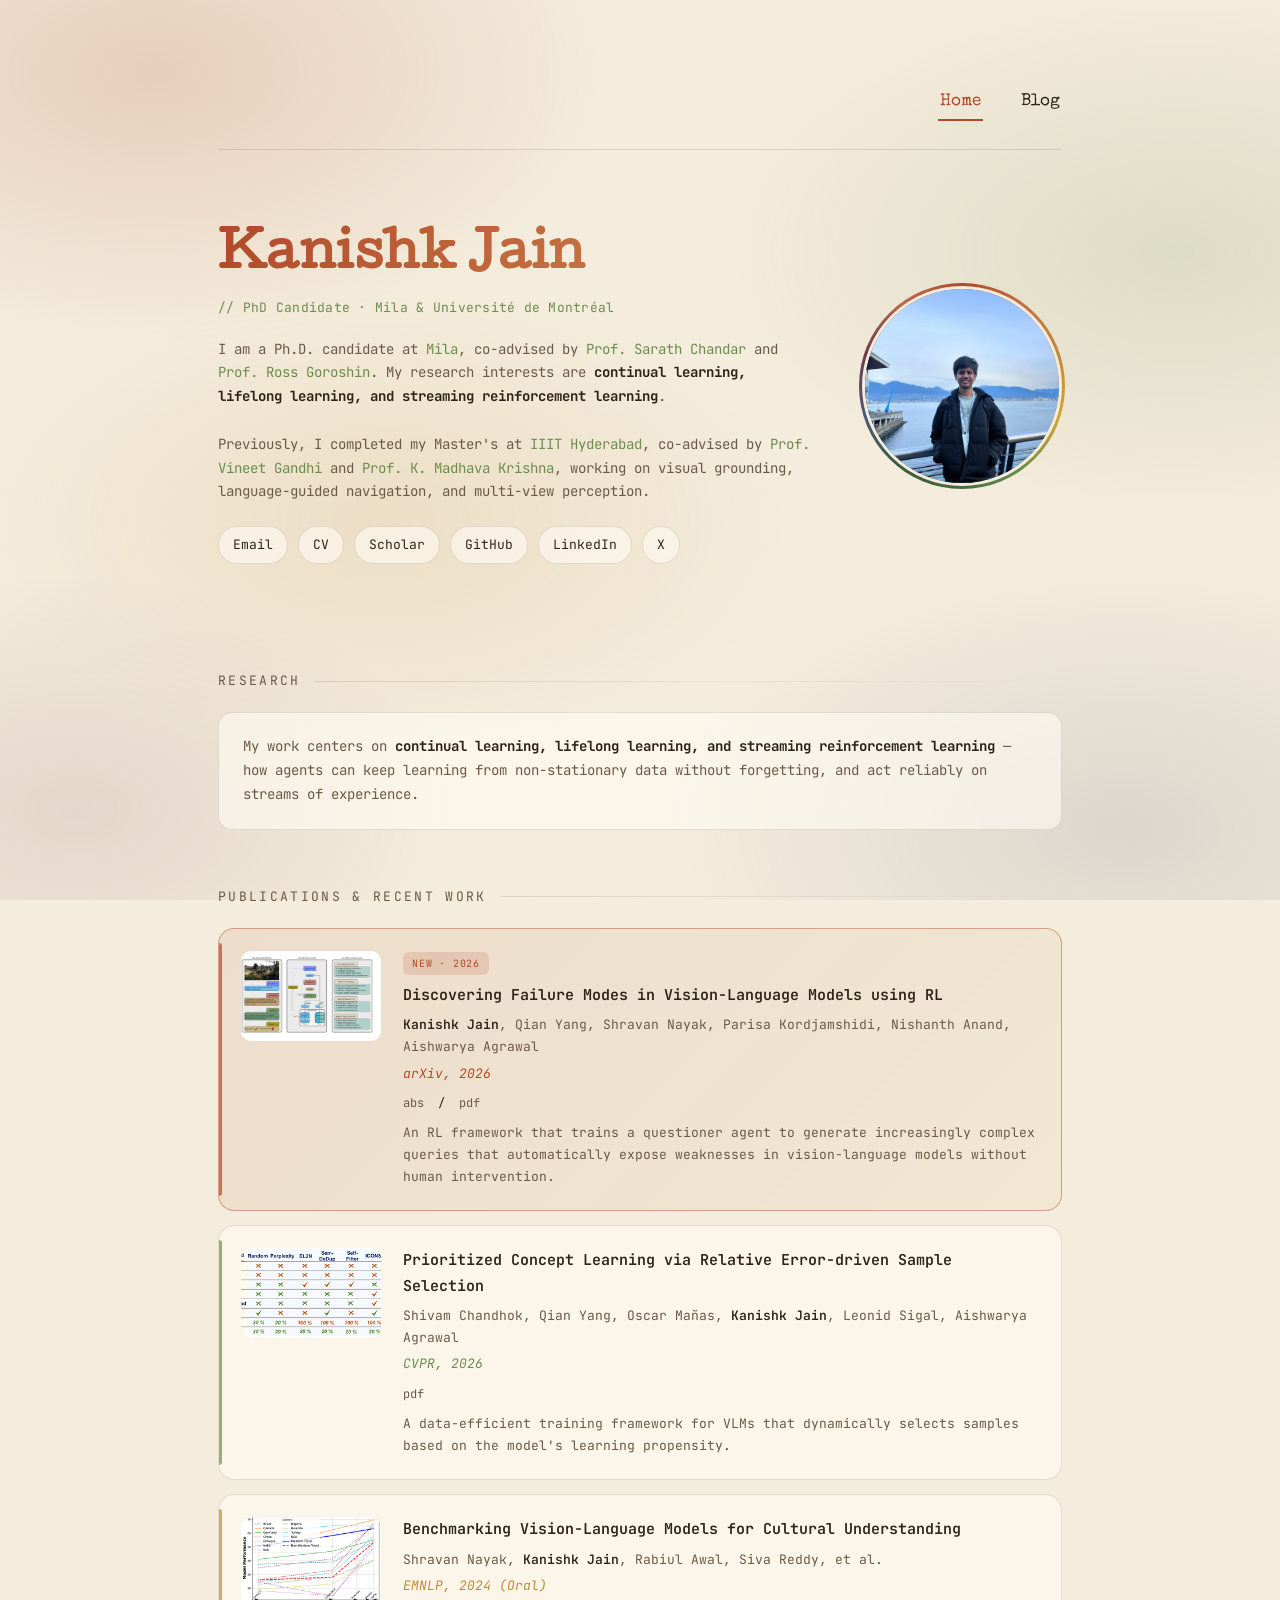
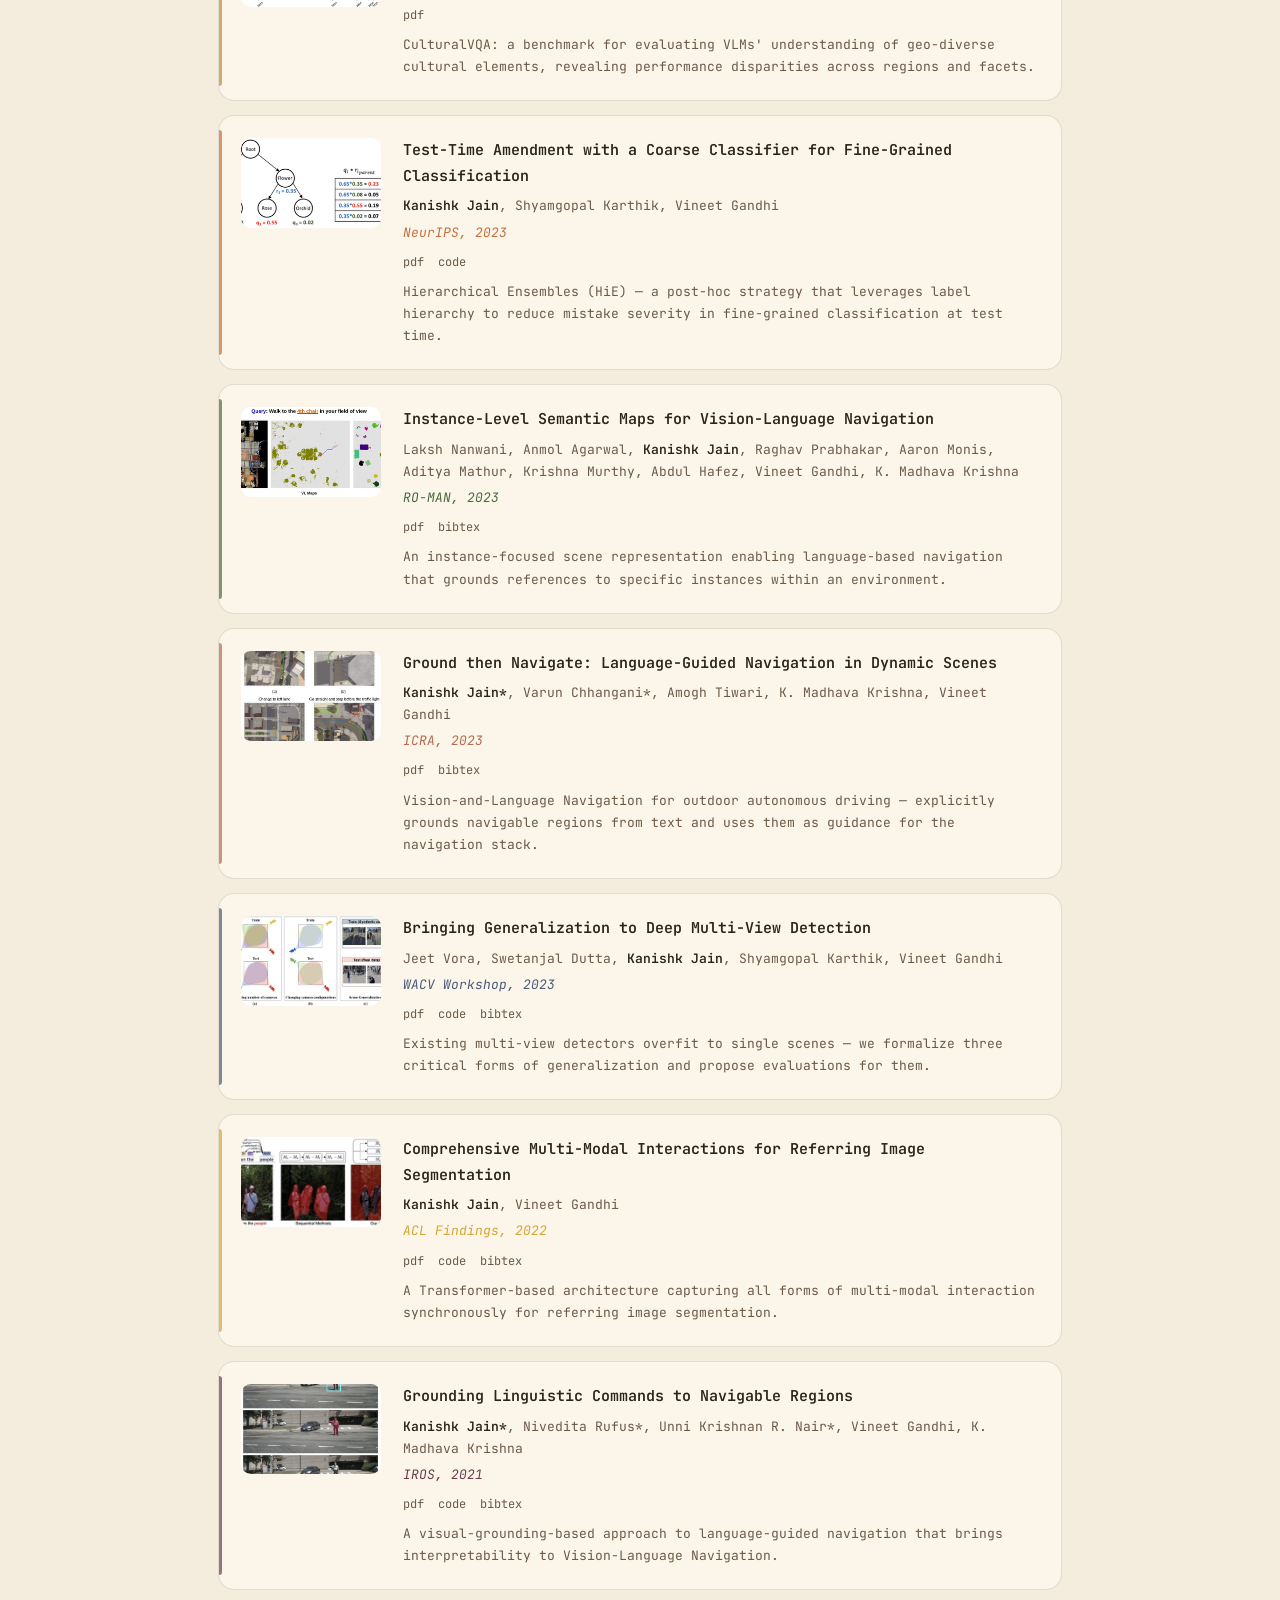
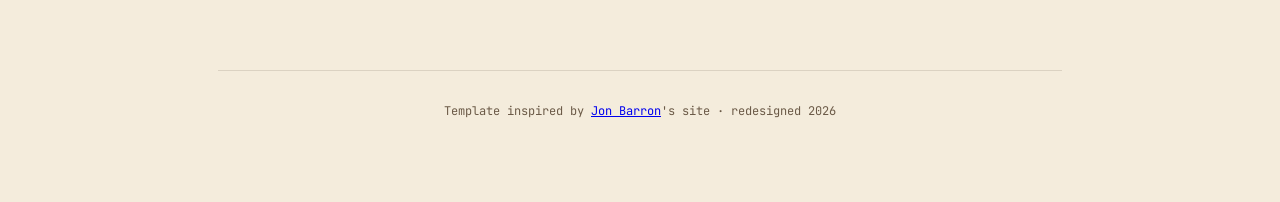
<file: index.html>
<!DOCTYPE HTML>
<html lang="en">
<head>
  <meta charset="UTF-8">
  <title>Kanishk Jain</title>
  <meta name="author" content="Kanishk Jain">
  <meta name="viewport" content="width=device-width, initial-scale=1">
  <link rel="preconnect" href="https://fonts.googleapis.com">
  <link rel="preconnect" href="https://fonts.gstatic.com" crossorigin>
  <link rel="stylesheet" href="https://fonts.googleapis.com/css2?family=Cutive&family=JetBrains+Mono:wght@400;500;600;700&family=Special+Elite&display=swap">
  <link rel="stylesheet" type="text/css" href="stylesheet.css">
  <link rel="icon" href="data:image/svg+xml,<svg xmlns=%22http://www.w3.org/2000/svg%22 viewBox=%220 0 100 100%22><text y=%22.9em%22 font-size=%2290%22>🧠</text></svg>">
</head>
<body>

<div class="bg-orbs" aria-hidden="true"></div>

<div class="container">

  <!-- ============ TOP NAV ============ -->
  <nav class="topnav">
    <a href="index.html" class="active">Home</a>
    <a href="blog.html">Blog</a>
  </nav>

  <!-- ============ HERO ============ -->
  <header class="hero">
    <div>
      <h1 class="name">Kanishk Jain</h1>
      <div class="tagline">// PhD Candidate · Mila &amp; Université de Montréal</div>
      <p class="bio">
        I am a Ph.D. candidate at <a href="https://mila.quebec/">Mila</a>, co-advised by
        <a href="https://sarathchandar.in/">Prof. Sarath Chandar</a> and
        <a href="https://research.google/people/ross-goroshin/">Prof. Ross Goroshin</a>.
        My research interests are <strong style="color:var(--text)">continual learning, lifelong learning,
        and streaming reinforcement learning</strong>.
        <br><br>
        Previously, I completed my Master's at <a href="https://www.iiit.ac.in/">IIIT Hyderabad</a>,
        co-advised by <a href="https://www.iiit.ac.in/people/faculty/vgandhi/">Prof. Vineet Gandhi</a> and
        <a href="https://www.iiit.ac.in/people/faculty/mkrishna/">Prof. K. Madhava Krishna</a>,
        working on visual grounding, language-guided navigation, and multi-view perception.
      </p>
      <div class="links">
        <a href="mailto:kanishk5991@gmail.com">Email</a>
        <a href="data/Kanishk_CV.pdf">CV</a>
        <a href="https://scholar.google.com/citations?user=NCVuTTAAAAAJ&hl=en">Scholar</a>
        <a href="https://github.com/kanji1011">GitHub</a>
        <a href="https://www.linkedin.com/in/kanji95/">LinkedIn</a>
        <a href="https://x.com/kanji1011">X</a>
      </div>
    </div>
    <div class="avatar-wrap">
      <img class="avatar" src="images/IMG_20250118_144211_447.webp" alt="Kanishk Jain" width="400" height="400" decoding="async">
    </div>
  </header>

  <!-- ============ RESEARCH ============ -->
  <section>
    <div class="section-title">Research</div>
    <div class="research-blurb">
      My work centers on <strong style="color:var(--text)">continual learning, lifelong learning, and
      streaming reinforcement learning</strong> — how agents can keep learning from non-stationary data
      without forgetting, and act reliably on streams of experience.
    </div>
  </section>

  <!-- ============ PUBLICATIONS ============ -->
  <section id="publications">
    <div class="section-title">Publications &amp; Recent Work</div>

    <!-- Featured: failure discovery -->
    <article class="pub featured">
      <div class="pub-thumb"><img src="images/failure_discovery.png" alt="" loading="lazy" decoding="async" width="280" height="180"></div>
      <div>
        <span class="pub-tag">New · 2026</span>
        <div class="pub-title"><a href="https://arxiv.org/abs/2604.04733">Discovering Failure Modes in Vision-Language Models using RL</a></div>
        <div class="pub-authors"><strong>Kanishk Jain</strong>, Qian Yang, Shravan Nayak, Parisa Kordjamshidi, Nishanth Anand, Aishwarya Agrawal</div>
        <div class="pub-venue">arXiv, 2026</div>
        <div class="pub-actions"><a href="https://arxiv.org/abs/2604.04733">abs</a> / <a href="https://arxiv.org/pdf/2604.04733">pdf</a></div>
        <p class="pub-desc">An RL framework that trains a questioner agent to generate increasingly complex queries that automatically expose weaknesses in vision-language models without human intervention.</p>
      </div>
    </article>

    <article class="pub">
      <div class="pub-thumb"><img src="images/prioritized_concept.png" alt="" loading="lazy" decoding="async" width="280" height="180"></div>
      <div>
        <div class="pub-title"><a href="https://arxiv.org/abs/2506.01085">Prioritized Concept Learning via Relative Error-driven Sample Selection</a></div>
        <div class="pub-authors">Shivam Chandhok, Qian Yang, Oscar Mañas, <strong>Kanishk Jain</strong>, Leonid Sigal, Aishwarya Agrawal</div>
        <div class="pub-venue">CVPR, 2026</div>
        <div class="pub-actions"><a href="https://arxiv.org/abs/2506.01085">pdf</a></div>
        <p class="pub-desc">A data-efficient training framework for VLMs that dynamically selects samples based on the model's learning propensity.</p>
      </div>
    </article>

    <article class="pub">
      <div class="pub-thumb"><img src="images/cultural_vqa.png" alt="" loading="lazy" decoding="async" width="280" height="180"></div>
      <div>
        <div class="pub-title"><a href="https://arxiv.org/abs/2407.10920">Benchmarking Vision-Language Models for Cultural Understanding</a></div>
        <div class="pub-authors">Shravan Nayak, <strong>Kanishk Jain</strong>, Rabiul Awal, Siva Reddy, et al.</div>
        <div class="pub-venue">EMNLP, 2024 (Oral)</div>
        <div class="pub-actions"><a href="https://arxiv.org/abs/2407.10920">pdf</a></div>
        <p class="pub-desc">CulturalVQA: a benchmark for evaluating VLMs' understanding of geo-diverse cultural elements, revealing performance disparities across regions and facets.</p>
      </div>
    </article>

    <article class="pub">
      <div class="pub-thumb"><img src="images/fgvc10_2023.png" alt="" loading="lazy" decoding="async" width="280" height="180"></div>
      <div>
        <div class="pub-title"><a href="https://openreview.net/forum?id=hiQG8qGxso">Test-Time Amendment with a Coarse Classifier for Fine-Grained Classification</a></div>
        <div class="pub-authors"><strong>Kanishk Jain</strong>, Shyamgopal Karthik, Vineet Gandhi</div>
        <div class="pub-venue">NeurIPS, 2023</div>
        <div class="pub-actions">
          <a href="https://openreview.net/pdf?id=hiQG8qGxso">pdf</a>
          <a href="https://github.com/kanji1011/Hierarchical-Ensembles">code</a>
        </div>
        <p class="pub-desc">Hierarchical Ensembles (HiE) — a post-hoc strategy that leverages label hierarchy to reduce mistake severity in fine-grained classification at test time.</p>
      </div>
    </article>

    <article class="pub">
      <div class="pub-thumb"><img src="images/roman_2023.png" alt="" loading="lazy" decoding="async" width="280" height="180"></div>
      <div>
        <div class="pub-title"><a href="https://arxiv.org/abs/2305.12363">Instance-Level Semantic Maps for Vision-Language Navigation</a></div>
        <div class="pub-authors">Laksh Nanwani, Anmol Agarwal, <strong>Kanishk Jain</strong>, Raghav Prabhakar, Aaron Monis, Aditya Mathur, Krishna Murthy, Abdul Hafez, Vineet Gandhi, K. Madhava Krishna</div>
        <div class="pub-venue">RO-MAN, 2023</div>
        <div class="pub-actions">
          <a href="https://arxiv.org/pdf/2305.12363.pdf">pdf</a>
          <a href="data/roman_2023.bib">bibtex</a>
        </div>
        <p class="pub-desc">An instance-focused scene representation enabling language-based navigation that grounds references to specific instances within an environment.</p>
      </div>
    </article>

    <article class="pub">
      <div class="pub-thumb"><img src="images/vln_2022.jpg" alt="" loading="lazy" decoding="async" width="280" height="180"></div>
      <div>
        <div class="pub-title"><a href="https://arxiv.org/abs/2209.11972">Ground then Navigate: Language-Guided Navigation in Dynamic Scenes</a></div>
        <div class="pub-authors"><strong>Kanishk Jain*</strong>, Varun Chhangani*, Amogh Tiwari, K. Madhava Krishna, Vineet Gandhi</div>
        <div class="pub-venue">ICRA, 2023</div>
        <div class="pub-actions">
          <a href="https://arxiv.org/pdf/2209.11972.pdf">pdf</a>
          <a href="data/vln_2022.bib">bibtex</a>
        </div>
        <p class="pub-desc">Vision-and-Language Navigation for outdoor autonomous driving — explicitly grounds navigable regions from text and uses them as guidance for the navigation stack.</p>
      </div>
    </article>

    <article class="pub">
      <div class="pub-thumb"><img src="images/mvd.jpg" alt="" loading="lazy" decoding="async" width="280" height="180"></div>
      <div>
        <div class="pub-title"><a href="https://openaccess.thecvf.com/content/WACV2023W/RWS/html/Vora_Bringing_Generalization_to_Deep_Multi-View_Pedestrian_Detection_WACVW_2023_paper.html">Bringing Generalization to Deep Multi-View Detection</a></div>
        <div class="pub-authors">Jeet Vora, Swetanjal Dutta, <strong>Kanishk Jain</strong>, Shyamgopal Karthik, Vineet Gandhi</div>
        <div class="pub-venue">WACV Workshop, 2023</div>
        <div class="pub-actions">
          <a href="https://openaccess.thecvf.com/content/WACV2023W/RWS/papers/Vora_Bringing_Generalization_to_Deep_Multi-View_Pedestrian_Detection_WACVW_2023_paper.pdf">pdf</a>
          <a href="https://github.com/jeetv/gmvd">code</a>
          <a href="data/mvd.bib">bibtex</a>
        </div>
        <p class="pub-desc">Existing multi-view detectors overfit to single scenes — we formalize three critical forms of generalization and propose evaluations for them.</p>
      </div>
    </article>

    <article class="pub">
      <div class="pub-thumb"><img src="images/acl_2022.jpg" alt="" loading="lazy" decoding="async" width="280" height="180"></div>
      <div>
        <div class="pub-title"><a href="https://aclanthology.org/2022.findings-acl.270/">Comprehensive Multi-Modal Interactions for Referring Image Segmentation</a></div>
        <div class="pub-authors"><strong>Kanishk Jain</strong>, Vineet Gandhi</div>
        <div class="pub-venue">ACL Findings, 2022</div>
        <div class="pub-actions">
          <a href="https://aclanthology.org/2022.findings-acl.270.pdf">pdf</a>
          <a href="https://github.com/kanji1011/SHNET">code</a>
          <a href="data/acl_2022.bib">bibtex</a>
        </div>
        <p class="pub-desc">A Transformer-based architecture capturing all forms of multi-modal interaction synchronously for referring image segmentation.</p>
      </div>
    </article>

    <article class="pub">
      <div class="pub-thumb"><img src="images/iros_2021.jpg" alt="" loading="lazy" decoding="async" width="280" height="180"></div>
      <div>
        <div class="pub-title"><a href="https://ieeexplore.ieee.org/document/9636172">Grounding Linguistic Commands to Navigable Regions</a></div>
        <div class="pub-authors"><strong>Kanishk Jain*</strong>, Nivedita Rufus*, Unni Krishnan R. Nair*, Vineet Gandhi, K. Madhava Krishna</div>
        <div class="pub-venue">IROS, 2021</div>
        <div class="pub-actions">
          <a href="https://arxiv.org/pdf/2112.13031.pdf">pdf</a>
          <a href="https://github.com/kanji1011/Talk2car-Refseg">code</a>
          <a href="data/iros_2021.bib">bibtex</a>
        </div>
        <p class="pub-desc">A visual-grounding-based approach to language-guided navigation that brings interpretability to Vision-Language Navigation.</p>
      </div>
    </article>

  </section>

  <footer>
    Template inspired by <a href="https://people.eecs.berkeley.edu/~barron/" target="_blank">Jon Barron</a>'s site · redesigned 2026
  </footer>

</div>

<script>
  // Reveal cards on scroll
  const io = new IntersectionObserver((entries) => {
    entries.forEach((e, i) => {
      if (e.isIntersecting) {
        setTimeout(() => e.target.classList.add('visible'), i * 60);
        io.unobserve(e.target);
      }
    });
  }, { threshold: 0.12 });
  document.querySelectorAll('.pub').forEach(el => io.observe(el));
</script>

</body>
</html>
</file>
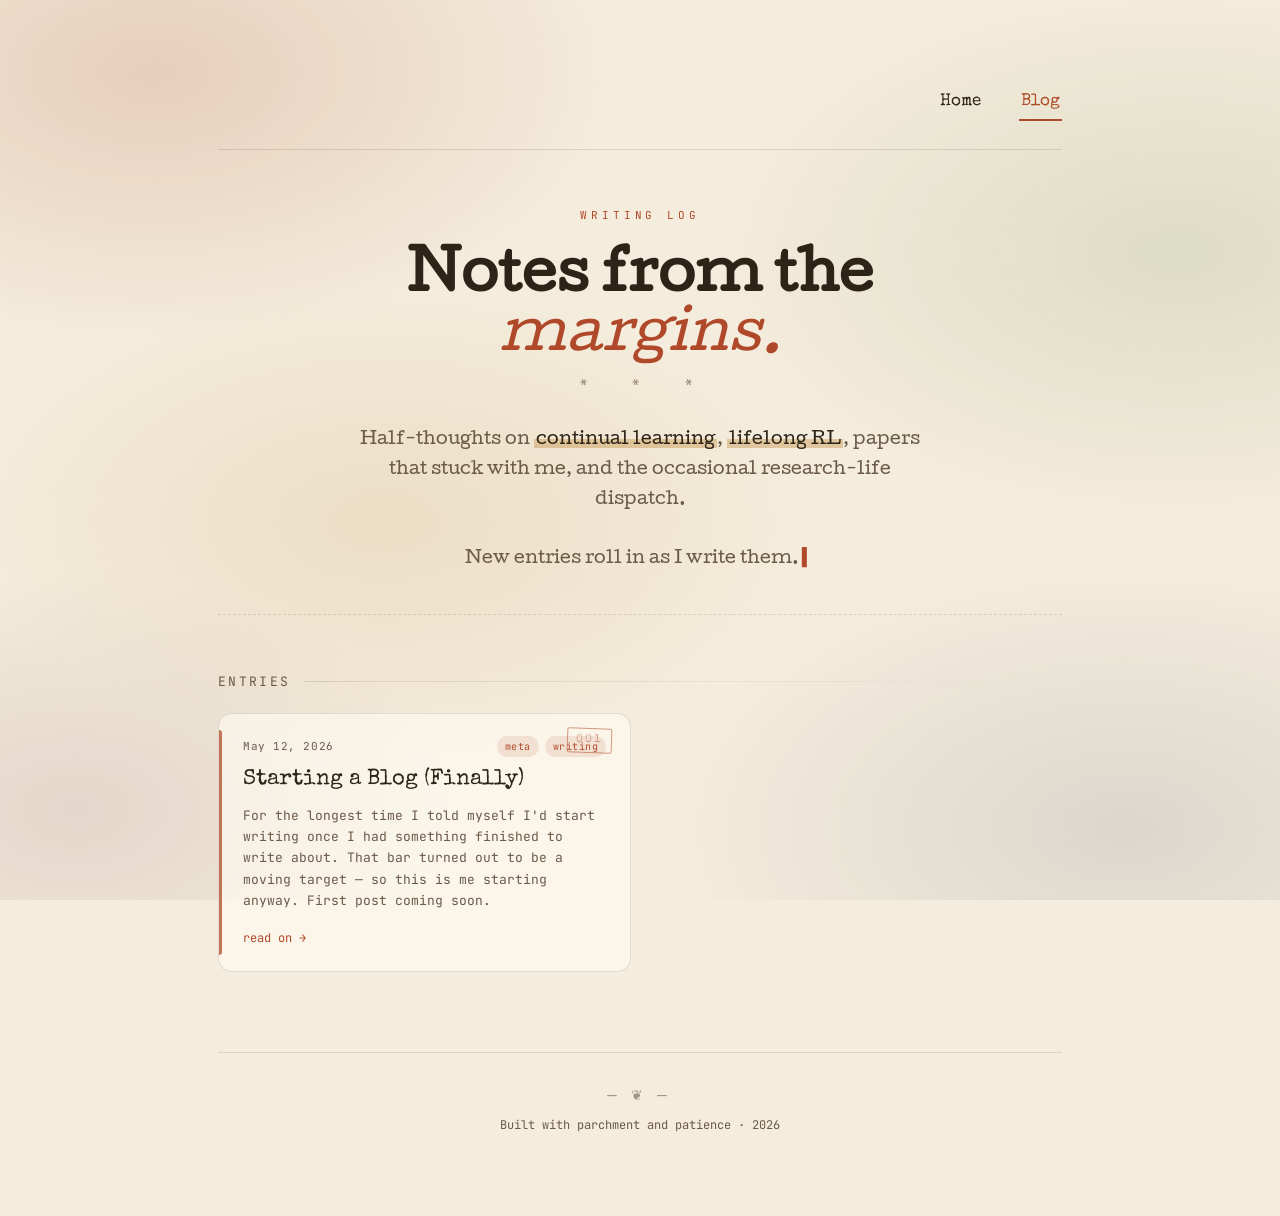
<file: blog.html>
<!DOCTYPE HTML>
<html lang="en">
<head>
  <meta charset="UTF-8">
  <title>Blog · Kanishk Jain</title>
  <meta name="author" content="Kanishk Jain">
  <meta name="viewport" content="width=device-width, initial-scale=1">
  <link rel="preconnect" href="https://fonts.googleapis.com">
  <link rel="preconnect" href="https://fonts.gstatic.com" crossorigin>
  <link rel="stylesheet" href="https://fonts.googleapis.com/css2?family=Cutive&family=JetBrains+Mono:wght@400;500;600;700&family=Special+Elite&display=swap">
  <link rel="stylesheet" type="text/css" href="stylesheet.css">
  <link rel="icon" href="data:image/svg+xml,<svg xmlns=%22http://www.w3.org/2000/svg%22 viewBox=%220 0 100 100%22><text y=%22.9em%22 font-size=%2290%22>✍️</text></svg>">
</head>
<body>

<div class="bg-orbs" aria-hidden="true"></div>

<div class="container">

  <!-- ============ TOP NAV ============ -->
  <nav class="topnav">
    <a href="index.html">Home</a>
    <a href="blog.html" class="active">Blog</a>
  </nav>

  <!-- ============ HEADER ============ -->
  <header class="blog-header">
    <div class="kicker">writing log</div>
    <h1 class="blog-title">Notes from the<br><em>margins.</em></h1>
    <div class="rule">* &nbsp; * &nbsp; *</div>
    <p class="blog-intro">
      Half-thoughts on <span class="hl">continual learning</span>,
      <span class="hl">lifelong RL</span>, papers that stuck with me,
      and the occasional research-life dispatch.
      <br><br>
      <span class="tw-cursor">New entries roll in as I write them.</span>
    </p>
  </header>

  <!-- ============ POSTS ============ -->
  <section id="posts">
    <div class="section-title">Entries</div>

    <div class="post-grid">

      <article class="post-card" style="--c: var(--rust);">
        <div class="post-stamp">001</div>
        <div class="post-meta">
          <span class="post-date">May 12, 2026</span>
          <span class="post-tags">
            <span class="tag">meta</span>
            <span class="tag">writing</span>
          </span>
        </div>
        <h2 class="post-title"><a href="#">Starting a Blog (Finally)</a></h2>
        <p class="post-excerpt">
          For the longest time I told myself I'd start writing once I had something
          finished to write about. That bar turned out to be a moving target — so
          this is me starting anyway. First post coming soon.
        </p>
        <a class="read-more" href="#">read on →</a>
      </article>

      <!-- Template for future posts — duplicate the article above, swap --c to a different earth tone:
           var(--sage), var(--ochre), var(--clay), var(--moss), var(--rose), var(--indigo), etc.
           Bump the post-stamp number (002, 003, ...). -->

    </div>
  </section>

  <footer>
    <span class="footer-mark">— ❦ —</span><br>
    Built with parchment and patience · 2026
  </footer>

</div>

</body>
</html>
</file>
<file: stylesheet.css>
/* ---------- Fonts (loaded via <link> in HTML for non-blocking parallel fetch) ---------- */

/* ---------- Theme: earthy parchment (multi-tone) ---------- */
:root {
  --bg: #f4ecdc;
  --bg-soft: #ebe0c9;
  --bg-card: rgba(255, 252, 244, 0.6);
  --border: rgba(74, 56, 38, 0.14);
  --text: #2d2418;
  --text-dim: #6b5a47;

  /* earth palette */
  --sienna:    #a0522d;
  --sage:      #6b8e4e;
  --ochre:     #c08a3a;
  --rust:      #b0492a;
  --moss:      #4a6b3c;
  --mustard:   #d4a534;
  --clay:      #c46f3f;
  --forest:    #3d5a3c;
  --rose:      #b8694e;
  --indigo:    #4a5a78;
  --saffron:   #d49a3a;
  --plum:      #6e3b4e;

  --accent: var(--sienna);
  --accent-2: var(--sage);
  --accent-3: var(--ochre);
  --glow: 0 8px 30px rgba(160, 82, 45, 0.18);
}

* { box-sizing: border-box; margin: 0; padding: 0; }

html { scroll-behavior: smooth; }

body {
  font-family: 'JetBrains Mono', 'Courier New', monospace;
  background: var(--bg);
  color: var(--text);
  line-height: 1.7;
  font-size: 14px;
  overflow-x: hidden;
  -webkit-font-smoothing: antialiased;
}

/* Typewriter accent font for big display elements */
.tw { font-family: 'Special Elite', 'JetBrains Mono', monospace; }

/* ---------- Top nav ---------- */
.topnav {
  display: flex;
  justify-content: flex-end;
  gap: 36px;
  padding: 24px 0 28px;
  border-bottom: 1px solid var(--border);
  margin-bottom: 28px;
  font-family: 'Special Elite', 'JetBrains Mono', monospace;
  font-size: 17px;
}
.topnav a {
  color: var(--text);
  text-decoration: none;
  padding: 4px 2px;
  position: relative;
  transition: color 0.2s ease;
}
.topnav a::after {
  content: '';
  position: absolute;
  left: 0; right: 0; bottom: 0;
  height: 2px;
  background: var(--rust);
  transform: scaleX(0);
  transform-origin: left;
  transition: transform 0.25s ease;
}
.topnav a:hover { color: var(--rust); }
.topnav a:hover::after { transform: scaleX(1); }
.topnav a.active { color: var(--rust); }
.topnav a.active::after { transform: scaleX(1); }

/* ---------- Animated background ---------- */
.bg-orbs {
  position: fixed;
  inset: 0;
  z-index: -1;
  overflow: hidden;
  pointer-events: none;
}
/* Static earthy gradient backdrop — far cheaper than 5 blurred animated orbs */
.bg-orbs {
  background:
    radial-gradient(60% 50% at 12% 8%,   rgba(176, 73, 42, 0.18) 0%, transparent 60%),
    radial-gradient(55% 45% at 92% 28%,  rgba(107, 142, 78, 0.16) 0%, transparent 65%),
    radial-gradient(50% 40% at 30% 58%,  rgba(192, 138, 58, 0.14) 0%, transparent 65%),
    radial-gradient(55% 45% at 88% 92%,  rgba(74, 90, 120, 0.14) 0%, transparent 65%),
    radial-gradient(45% 40% at 6% 90%,   rgba(110, 59, 78, 0.12) 0%, transparent 65%);
}
.orb { display: none; }

@keyframes float {
  0%, 100% { transform: translate(0, 0) scale(1); }
  33%      { transform: translate(60px, -40px) scale(1.08); }
  66%      { transform: translate(-40px, 60px) scale(0.95); }
}

/* ---------- Layout ---------- */
.container {
  max-width: 900px;
  margin: 0 auto;
  padding: 60px 28px 80px;
}

/* ---------- Hero ---------- */
.hero {
  display: grid;
  grid-template-columns: 1fr 200px;
  gap: 48px;
  align-items: center;
  padding: 30px 0 50px;
  animation: fadeUp 0.8s ease-out;
}
@keyframes fadeUp {
  from { opacity: 0; transform: translateY(20px); }
  to   { opacity: 1; transform: translateY(0); }
}

.name {
  font-family: 'American Typewriter', 'Cutive', 'Special Elite', 'Courier New', serif;
  font-size: 48px;
  font-weight: 700;
  letter-spacing: 0.01em;
  background: linear-gradient(120deg,
    var(--rust) 0%,
    var(--clay) 20%,
    var(--ochre) 40%,
    var(--mustard) 55%,
    var(--sage) 75%,
    var(--moss) 90%,
    var(--indigo) 100%);
  background-size: 300% 300%;
  -webkit-background-clip: text;
  background-clip: text;
  -webkit-text-fill-color: transparent;
  animation: gradientShift 8s ease infinite;
  margin-bottom: 8px;
}
@keyframes gradientShift {
  0%, 100% { background-position: 0% 50%; }
  50%      { background-position: 100% 50%; }
}

.tagline {
  font-family: 'JetBrains Mono', monospace;
  color: var(--accent-2);
  font-size: 13px;
  margin-bottom: 18px;
  letter-spacing: 0.02em;
}

.bio {
  color: var(--text-dim);
  margin-bottom: 22px;
}

.bio a, p a { color: var(--accent-2); text-decoration: none; border-bottom: 1px dashed transparent; transition: border-color 0.2s; }
.bio a:hover, p a:hover { border-bottom-color: var(--accent-2); }

.links {
  display: flex;
  flex-wrap: wrap;
  gap: 10px;
}
.links a {
  padding: 7px 14px;
  border: 1px solid var(--border);
  border-radius: 999px;
  font-size: 13px;
  color: var(--text);
  background: var(--bg-card);
  transition: all 0.25s ease;
  text-decoration: none;
}
.links a:hover {
  border-color: var(--accent);
  color: var(--accent);
  transform: translateY(-2px);
  box-shadow: var(--glow);
}

.avatar-wrap {
  position: relative;
  width: 200px;
  height: 200px;
}
.avatar-wrap::before {
  content: '';
  position: absolute;
  inset: -3px;
  border-radius: 50%;
  background: conic-gradient(from 0deg,
    var(--rust), var(--clay), var(--ochre), var(--mustard),
    var(--sage), var(--moss), var(--forest), var(--indigo),
    var(--plum), var(--rose), var(--rust));
  animation: spin 8s linear infinite;
  z-index: 0;
}
@keyframes spin { to { transform: rotate(360deg); } }
.avatar {
  position: relative;
  width: 100%;
  height: 100%;
  border-radius: 50%;
  object-fit: cover;
  border: 3px solid var(--bg);
  z-index: 1;
  transition: transform 0.4s ease;
}
.avatar:hover { transform: scale(1.04); }

/* ---------- Sections ---------- */
section { margin-top: 56px; }

.section-title {
  font-size: 13px;
  font-family: 'JetBrains Mono', monospace;
  text-transform: uppercase;
  letter-spacing: 0.18em;
  color: var(--text-dim);
  margin-bottom: 20px;
  display: flex;
  align-items: center;
  gap: 14px;
}
.section-title::after {
  content: '';
  flex: 1;
  height: 1px;
  background: linear-gradient(90deg, var(--border), transparent);
}

.research-blurb {
  color: var(--text-dim);
  padding: 22px 24px;
  border: 1px solid var(--border);
  border-radius: 14px;
  background: var(--bg-card);

}

/* ---------- Publication cards ---------- */
.pub {
  display: grid;
  grid-template-columns: 140px 1fr;
  gap: 22px;
  padding: 22px;
  margin-bottom: 14px;
  border: 1px solid var(--border);
  border-radius: 16px;
  background: var(--bg-card);

  transition: all 0.3s ease;
  opacity: 0;
  transform: translateY(20px);
}
.pub.visible { opacity: 1; transform: translateY(0); }

/* Each card gets its own earth-tone accent via --c */
.pub                    { --c: var(--sienna); }
.pub:nth-of-type(1)     { --c: var(--rust); }
.pub:nth-of-type(2)     { --c: var(--sage); }
.pub:nth-of-type(3)     { --c: var(--ochre); }
.pub:nth-of-type(4)     { --c: var(--clay); }
.pub:nth-of-type(5)     { --c: var(--moss); }
.pub:nth-of-type(6)     { --c: var(--rose); }
.pub:nth-of-type(7)     { --c: var(--indigo); }
.pub:nth-of-type(8)     { --c: var(--mustard); }
.pub:nth-of-type(9)     { --c: var(--plum); }

.pub::before {
  content: '';
  position: absolute;
  left: 0; top: 14px; bottom: 14px;
  width: 3px;
  border-radius: 0 3px 3px 0;
  background: var(--c);
  opacity: 0.7;
}
.pub { position: relative; }

.pub:hover {
  border-color: color-mix(in srgb, var(--c) 55%, transparent);
  transform: translateY(-3px);
  box-shadow: 0 10px 32px color-mix(in srgb, var(--c) 22%, transparent);
}
.pub:hover .pub-title { color: var(--c); }
.pub .pub-venue { color: var(--c); }
.pub .pub-tag { background: color-mix(in srgb, var(--c) 16%, transparent); color: var(--c); }
.pub .pub-actions a:hover { color: var(--c); border-bottom-color: var(--c); }

.pub.featured {
  border-color: color-mix(in srgb, var(--c) 45%, transparent);
  background: linear-gradient(135deg,
    color-mix(in srgb, var(--c) 9%, transparent),
    color-mix(in srgb, var(--ochre) 5%, transparent));
}
.pub-tag {
  display: inline-block;
  padding: 3px 9px;
  font-family: 'JetBrains Mono', monospace;
  font-size: 10px;
  letter-spacing: 0.08em;
  text-transform: uppercase;
  border-radius: 6px;
  background: rgba(160, 82, 45, 0.14);
  color: var(--accent);
  margin-bottom: 8px;
}

.pub-thumb {
  width: 140px;
  height: 90px;
  border-radius: 10px;
  overflow: hidden;
  background: var(--bg-soft);
  display: flex;
  align-items: center;
  justify-content: center;
}
.pub-thumb img {
  width: 100%;
  height: 100%;
  object-fit: cover;
  transition: transform 0.4s ease;
}
.pub:hover .pub-thumb img { transform: scale(1.08); }

.pub-thumb.placeholder {
  background: linear-gradient(135deg, rgba(160, 82, 45, 0.16), rgba(107, 142, 78, 0.12));
  font-family: 'JetBrains Mono', monospace;
  font-size: 11px;
  color: var(--accent);
  letter-spacing: 0.1em;
  text-align: center;
  padding: 8px;
}

.pub-title {
  font-size: 15px;
  font-weight: 600;
  color: var(--text);
  margin-bottom: 6px;
  transition: color 0.2s;
}
.pub-title a { color: inherit; text-decoration: none; }

.pub-authors { font-size: 13px; color: var(--text-dim); margin-bottom: 4px; }
.pub-authors strong { color: var(--text); font-weight: 600; }
.pub-venue { font-style: italic; font-size: 13px; margin-bottom: 8px; }
.pub-actions { display: flex; gap: 14px; margin-bottom: 8px; font-size: 12px; }
.pub-actions a {
  color: var(--text-dim);
  text-decoration: none;
  border-bottom: 1px solid transparent;
  transition: all 0.2s;
}
.pub-desc { font-size: 13px; color: var(--text-dim); margin-top: 6px; }

/* ---------- Blog ---------- */
.blog-header {
  padding: 28px 0 42px;
  text-align: center;
  animation: fadeUp 0.8s ease-out;
  border-bottom: 1px dashed var(--border);
  margin-bottom: 36px;
}
.kicker {
  font-family: 'JetBrains Mono', monospace;
  font-size: 11px;
  letter-spacing: 0.35em;
  text-transform: uppercase;
  color: var(--rust);
  margin-bottom: 14px;
}
.blog-title {
  font-family: 'American Typewriter', 'Cutive', 'Special Elite', serif;
  font-size: 54px;
  line-height: 1.1;
  font-weight: 700;
  color: var(--text);
  margin: 0 auto 18px;
  max-width: 600px;
}
.blog-title em {
  font-style: italic;
  color: var(--rust);
  font-weight: 400;
}
.rule {
  font-family: 'Special Elite', 'Courier New', monospace;
  color: var(--text-dim);
  letter-spacing: 0.6em;
  margin: 18px 0 24px;
  opacity: 0.7;
}
.blog-intro {
  font-family: 'Cutive', 'American Typewriter', serif;
  font-size: 17px;
  line-height: 1.75;
  color: var(--text-dim);
  max-width: 560px;
  margin: 0 auto;
}
.hl {
  background: linear-gradient(180deg, transparent 60%, color-mix(in srgb, var(--ochre) 38%, transparent) 60%);
  color: var(--text);
  padding: 0 2px;
}
.tw-cursor::after {
  content: '▍';
  display: inline-block;
  margin-left: 3px;
  color: var(--rust);
  animation: blink 1.05s steps(1) infinite;
}
@keyframes blink {
  50% { opacity: 0; }
}

.post-stamp {
  position: absolute;
  top: 14px;
  right: 18px;
  font-family: 'Special Elite', monospace;
  font-size: 11px;
  letter-spacing: 0.2em;
  color: var(--c);
  opacity: 0.55;
  border: 1px solid currentColor;
  padding: 2px 8px;
  border-radius: 2px;
  transform: rotate(2deg);
}
.footer-mark {
  font-family: 'Cutive', serif;
  color: var(--text-dim);
  letter-spacing: 0.4em;
  font-size: 14px;
  display: inline-block;
  margin-bottom: 8px;
  opacity: 0.6;
}

.post-grid {
  display: grid;
  grid-template-columns: repeat(auto-fill, minmax(320px, 1fr));
  gap: 18px;
}

.post-card {
  --c: var(--sienna);
  position: relative;
  padding: 22px 24px;
  border: 1px solid var(--border);
  border-radius: 14px;
  background: var(--bg-card);

  transition: all 0.3s ease;
}
.post-card::before {
  content: '';
  position: absolute;
  left: 0; top: 16px; bottom: 16px;
  width: 3px;
  border-radius: 0 3px 3px 0;
  background: var(--c);
  opacity: 0.75;
}
.post-card:hover {
  transform: translateY(-3px);
  border-color: color-mix(in srgb, var(--c) 55%, transparent);
  box-shadow: 0 10px 32px color-mix(in srgb, var(--c) 22%, transparent);
}

.post-meta {
  display: flex;
  justify-content: space-between;
  align-items: center;
  margin-bottom: 10px;
  font-size: 11px;
  color: var(--text-dim);
}
.post-date {
  font-family: 'JetBrains Mono', monospace;
  letter-spacing: 0.05em;
}
.post-tags { display: flex; gap: 6px; flex-wrap: wrap; }
.tag {
  display: inline-block;
  padding: 2px 8px;
  border-radius: 999px;
  background: color-mix(in srgb, var(--c) 12%, transparent);
  color: var(--c);
  font-size: 10px;
  font-family: 'JetBrains Mono', monospace;
  letter-spacing: 0.05em;
}

.post-title {
  font-family: 'Special Elite', 'JetBrains Mono', monospace;
  font-size: 22px;
  font-weight: 400;
  margin-bottom: 10px;
  line-height: 1.25;
}
.post-title a {
  color: var(--text);
  text-decoration: none;
  transition: color 0.2s;
}
.post-card:hover .post-title a { color: var(--c); }

.post-excerpt {
  font-size: 13px;
  color: var(--text-dim);
  margin-bottom: 14px;
  line-height: 1.65;
}

.read-more {
  font-family: 'JetBrains Mono', monospace;
  font-size: 12px;
  color: var(--c);
  text-decoration: none;
  border-bottom: 1px dashed transparent;
  transition: border-color 0.2s;
}
.read-more:hover { border-bottom-color: var(--c); }

/* ---------- Footer ---------- */
footer {
  margin-top: 80px;
  padding-top: 30px;
  border-top: 1px solid var(--border);
  text-align: center;
  font-size: 12px;
  color: var(--text-dim);
}

/* ---------- Responsive ---------- */
@media (max-width: 720px) {
  .hero { grid-template-columns: 1fr; text-align: center; }
  .avatar-wrap { width: 160px; height: 160px; margin: 0 auto; }
  .links { justify-content: center; }
  .pub { grid-template-columns: 1fr; }
  .pub-thumb { width: 100%; height: 140px; }
  .name { font-size: 34px; }
}
</file>
